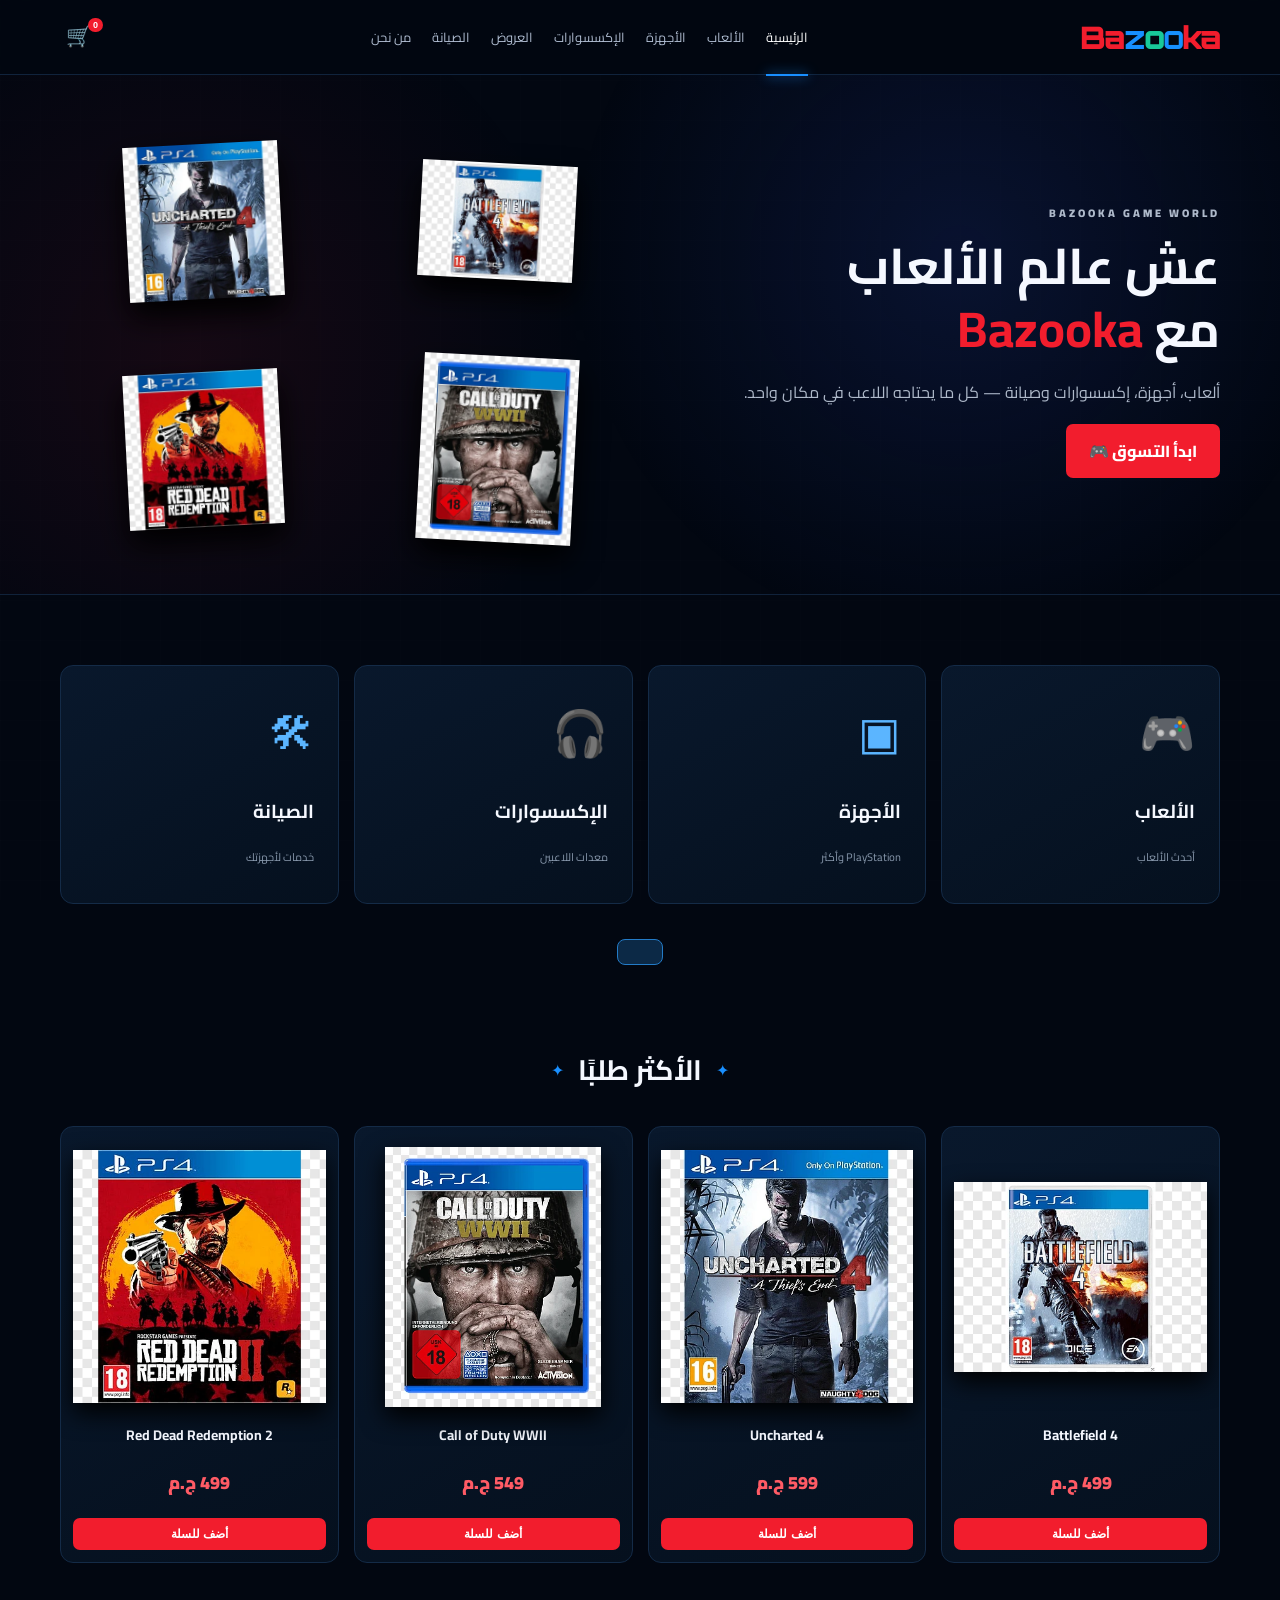
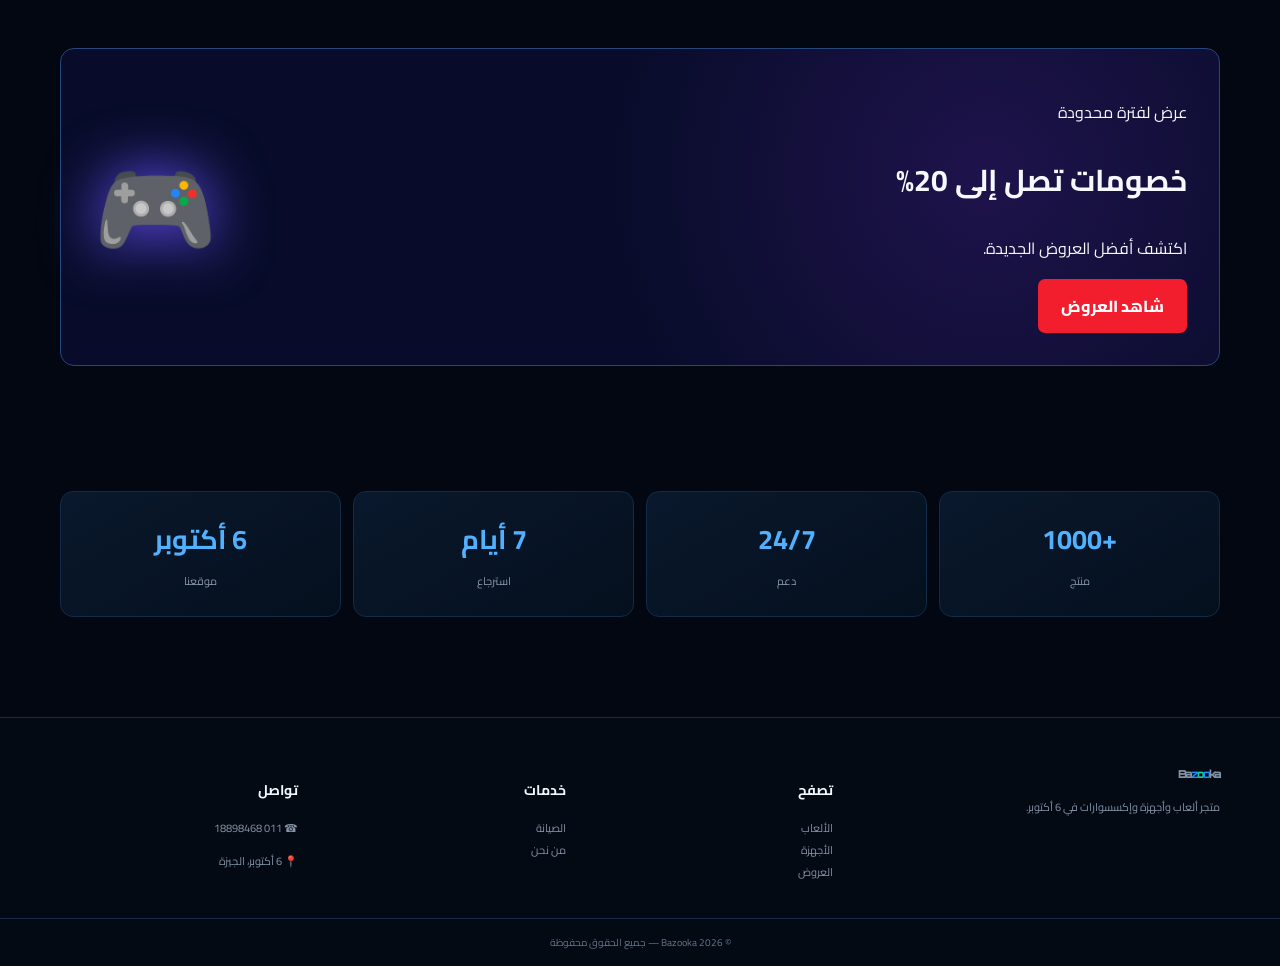
<file: index.html>
<!doctype html><html lang="ar" dir="rtl"><head><meta charset="utf-8"><meta name="viewport" content="width=device-width,initial-scale=1"><title>الرئيسية | Bazooka</title><link rel="stylesheet" href="style.css"></head><body><header class="header"><div class="nav container"><a class="logo" href="index.html">Ba<b>z</b><i>o</i><b>o</b>ka</a><nav><a class="active" href="index.html">الرئيسية</a><a class="" href="games.html">الألعاب</a><a class="" href="devices.html">الأجهزة</a><a class="" href="accessories.html">الإكسسوارات</a><a class="" href="offers.html">العروض</a><a class="" href="services.html">الصيانة</a><a class="" href="about.html">من نحن</a></nav><div class="icons"><button onclick="openCart()">🛒<b class="count">0</b></button></div></div></header><section class="hero"><div class="container"><div class="reveal"><p class="eyebrow">BAZOOKA GAME WORLD</p><h1>عش عالم الألعاب<br>مع <span>Bazooka</span></h1><p>ألعاب، أجهزة، إكسسوارات وصيانة — كل ما يحتاجه اللاعب في مكان واحد.</p><a class="primary" href="games.html">ابدأ التسوق 🎮</a></div><div class="hero-games reveal"><img src="assets/battlefield4.png" alt="Battlefield 4"><img src="assets/uncharted4.png" alt="Uncharted 4"><img src="assets/cod-wwii.png" alt="Call of Duty WWII"><img src="assets/red-dead-2.png" alt="Red Dead Redemption 2"></div></div></section><section class="section container"><div class="grid4"><a class="cat reveal" href="games.html"><i>🎮</i><h3>الألعاب</h3><p>أحدث الألعاب</p></a><a class="cat reveal" href="devices.html"><i>▣</i><h3>الأجهزة</h3><p>PlayStation وأكثر</p></a><a class="cat reveal" href="accessories.html"><i>🎧</i><h3>الإكسسوارات</h3><p>معدات اللاعبين</p></a><a class="cat reveal" href="services.html"><i>🛠</i><h3>الصيانة</h3><p>خدمات لأجهزتك</p></a></div></section><section class="section container"><div class="sectiontitle"><span>✦</span><h2>الأكثر طلبًا</h2><span>✦</span></div><div class="grid4"><article class="card game reveal" data-tags="action"><div class="cover"><img src="assets/battlefield4.png" alt="Battlefield 4"></div><h3>Battlefield 4</h3><p class="price">499 ج.م</p><button onclick="add('Battlefield 4',499)">أضف للسلة</button></article><article class="card game reveal" data-tags="action story"><div class="cover"><img src="assets/uncharted4.png" alt="Uncharted 4"></div><h3>Uncharted 4</h3><p class="price">599 ج.م</p><button onclick="add('Uncharted 4',599)">أضف للسلة</button></article><article class="card game reveal" data-tags="action"><div class="cover"><img src="assets/cod-wwii.png" alt="Call of Duty WWII"></div><h3>Call of Duty WWII</h3><p class="price">549 ج.م</p><button onclick="add('Call of Duty WWII',549)">أضف للسلة</button></article><article class="card game reveal" data-tags="action story"><div class="cover"><img src="assets/red-dead-2.png" alt="Red Dead Redemption 2"></div><h3>Red Dead Redemption 2</h3><p class="price">499 ج.م</p><button onclick="add('Red Dead Redemption 2',499)">أضف للسلة</button></article></div></section><div class="banner container reveal"><div><p>عرض لفترة محدودة</p><h2>خصومات تصل إلى 20%</h2><p>اكتشف أفضل العروض الجديدة.</p><a class="primary" href="offers.html">شاهد العروض</a></div><div class="art">🎮</div></div><section class="section container"><div class="stats"><div class="stat reveal"><strong>+1000</strong><span>منتج</span></div><div class="stat reveal"><strong>24/7</strong><span>دعم</span></div><div class="stat reveal"><strong>7 أيام</strong><span>استرجاع</span></div><div class="stat reveal"><strong>6 أكتوبر</strong><span>موقعنا</span></div></div></section><footer><div class="foot container"><div><a class="logo" href="index.html">Ba<b>z</b><i>o</i><b>o</b>ka</a><p>متجر ألعاب وأجهزة وإكسسوارات في 6 أكتوبر.</p></div><div><h3>تصفح</h3><a href="games.html">الألعاب</a><a href="devices.html">الأجهزة</a><a href="offers.html">العروض</a></div><div><h3>خدمات</h3><a href="services.html">الصيانة</a><a href="about.html">من نحن</a></div><div><h3>تواصل</h3><p>☎ 011 18898468</p><p>📍 6 أكتوبر، الجيزة</p></div></div><div class="copy">© 2026 Bazooka — جميع الحقوق محفوظة</div></footer><div class="toast" id="toast"></div><div class="modal" id="modal"><div class="box"><div class="boxhead"><h2>سلة التسوق</h2><button class="close" onclick="closeCart()">×</button></div><div id="list"></div></div></div><script src="script.js"></script></body></html>
</file>
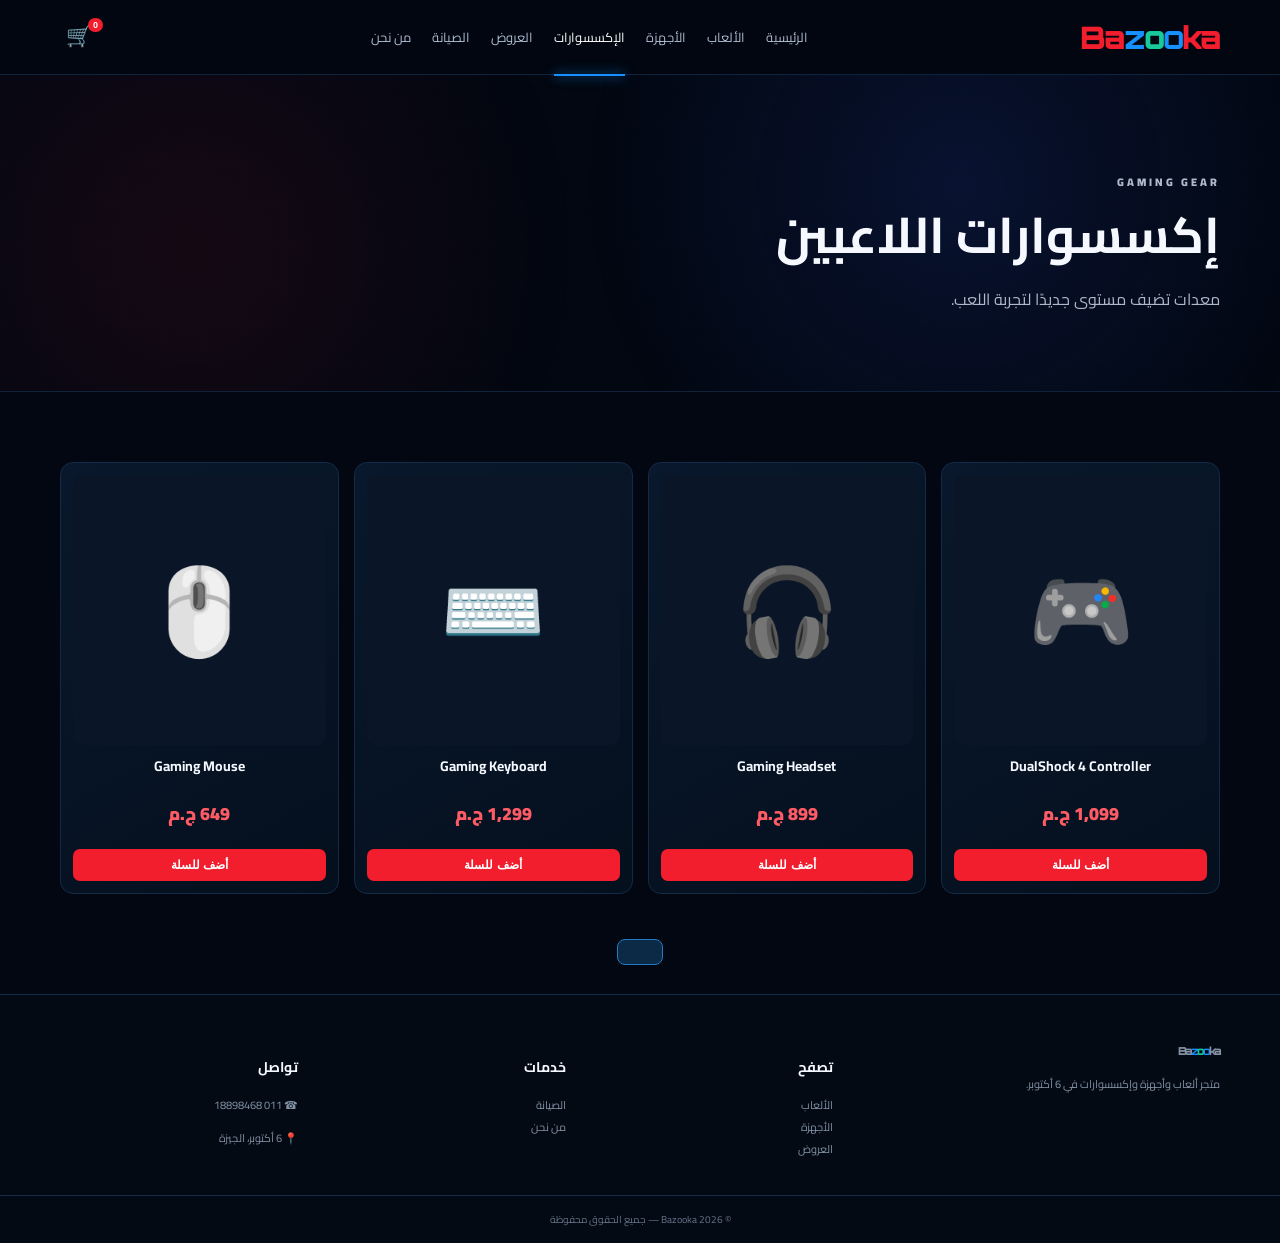
<file: accessories.html>
<!doctype html><html lang="ar" dir="rtl"><head><meta charset="utf-8"><meta name="viewport" content="width=device-width,initial-scale=1"><title>الإكسسوارات | Bazooka</title><link rel="stylesheet" href="style.css"></head><body><header class="header"><div class="nav container"><a class="logo" href="index.html">Ba<b>z</b><i>o</i><b>o</b>ka</a><nav><a class="" href="index.html">الرئيسية</a><a class="" href="games.html">الألعاب</a><a class="" href="devices.html">الأجهزة</a><a class="active" href="accessories.html">الإكسسوارات</a><a class="" href="offers.html">العروض</a><a class="" href="services.html">الصيانة</a><a class="" href="about.html">من نحن</a></nav><div class="icons"><button onclick="openCart()">🛒<b class="count">0</b></button></div></div></header><section class="pagehero"><div class="container reveal"><p class="eyebrow">GAMING GEAR</p><h1>إكسسوارات اللاعبين</h1><p>معدات تضيف مستوى جديدًا لتجربة اللعب.</p></div></section><section class="section container"><div class="grid4"><article class="card reveal"><div style="height:270px;display:flex;align-items:center;justify-content:center;font-size:85px;background:#0a1627;border-radius:9px">🎮</div><h3>DualShock 4 Controller</h3><p class="price">1,099 ج.م</p><button onclick="add('DualShock 4 Controller',1099)">أضف للسلة</button></article><article class="card reveal"><div style="height:270px;display:flex;align-items:center;justify-content:center;font-size:85px;background:#0a1627;border-radius:9px">🎧</div><h3>Gaming Headset</h3><p class="price">899 ج.م</p><button onclick="add('Gaming Headset',899)">أضف للسلة</button></article><article class="card reveal"><div style="height:270px;display:flex;align-items:center;justify-content:center;font-size:85px;background:#0a1627;border-radius:9px">⌨️</div><h3>Gaming Keyboard</h3><p class="price">1,299 ج.م</p><button onclick="add('Gaming Keyboard',1299)">أضف للسلة</button></article><article class="card reveal"><div style="height:270px;display:flex;align-items:center;justify-content:center;font-size:85px;background:#0a1627;border-radius:9px">🖱️</div><h3>Gaming Mouse</h3><p class="price">649 ج.م</p><button onclick="add('Gaming Mouse',649)">أضف للسلة</button></article></div></section><footer><div class="foot container"><div><a class="logo" href="index.html">Ba<b>z</b><i>o</i><b>o</b>ka</a><p>متجر ألعاب وأجهزة وإكسسوارات في 6 أكتوبر.</p></div><div><h3>تصفح</h3><a href="games.html">الألعاب</a><a href="devices.html">الأجهزة</a><a href="offers.html">العروض</a></div><div><h3>خدمات</h3><a href="services.html">الصيانة</a><a href="about.html">من نحن</a></div><div><h3>تواصل</h3><p>☎ 011 18898468</p><p>📍 6 أكتوبر، الجيزة</p></div></div><div class="copy">© 2026 Bazooka — جميع الحقوق محفوظة</div></footer><div class="toast" id="toast"></div><div class="modal" id="modal"><div class="box"><div class="boxhead"><h2>سلة التسوق</h2><button class="close" onclick="closeCart()">×</button></div><div id="list"></div></div></div><script src="script.js"></script></body></html>
</file>
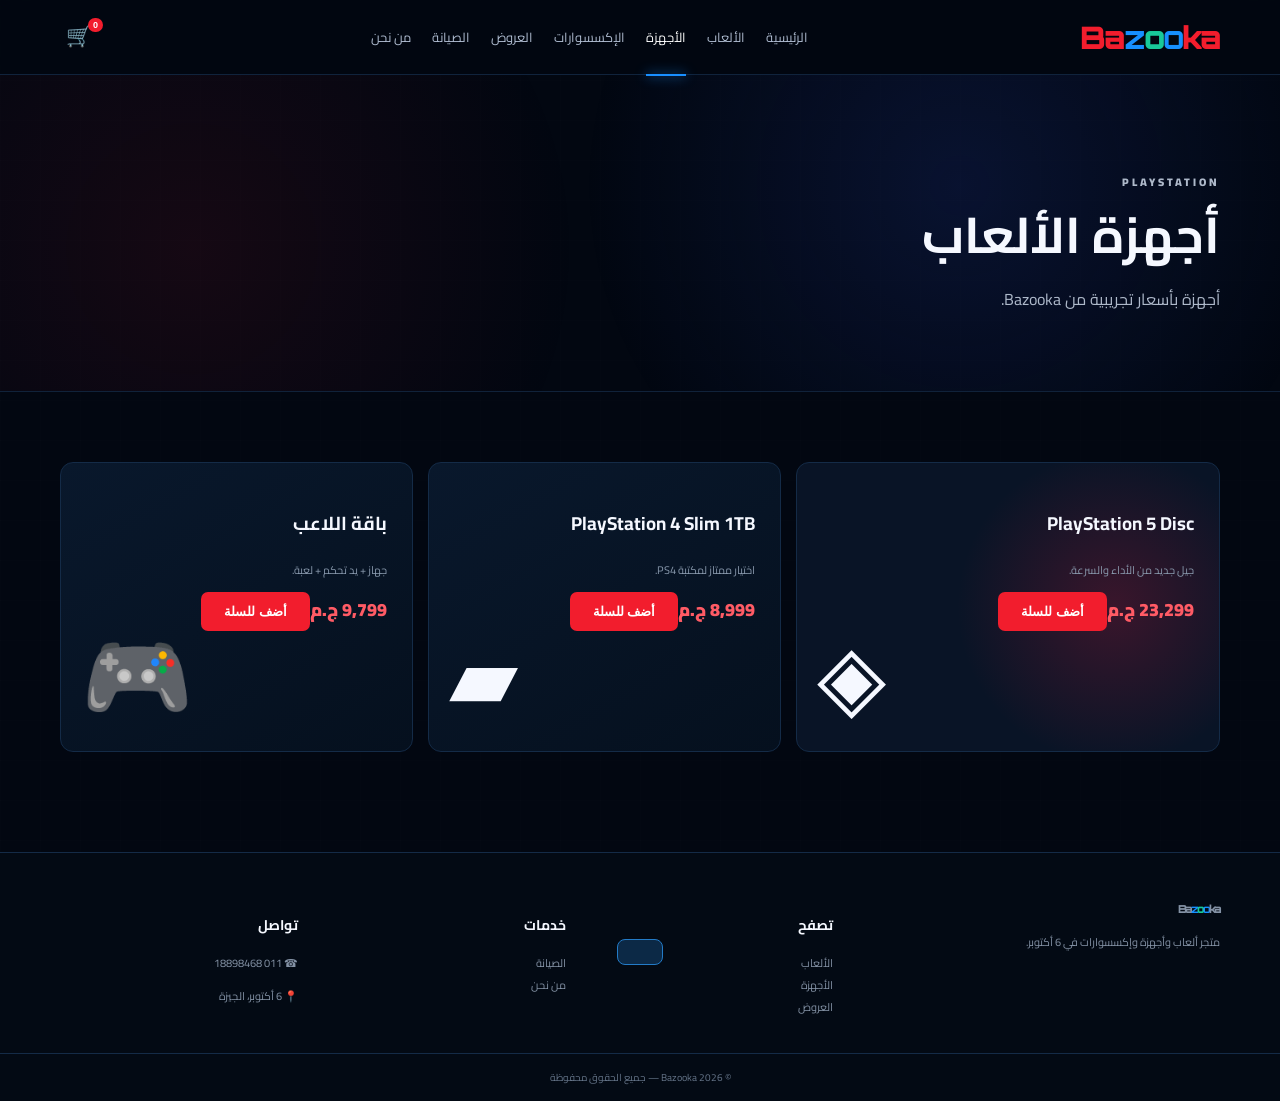
<file: devices.html>
<!doctype html><html lang="ar" dir="rtl"><head><meta charset="utf-8"><meta name="viewport" content="width=device-width,initial-scale=1"><title>الأجهزة | Bazooka</title><link rel="stylesheet" href="style.css"></head><body><header class="header"><div class="nav container"><a class="logo" href="index.html">Ba<b>z</b><i>o</i><b>o</b>ka</a><nav><a class="" href="index.html">الرئيسية</a><a class="" href="games.html">الألعاب</a><a class="active" href="devices.html">الأجهزة</a><a class="" href="accessories.html">الإكسسوارات</a><a class="" href="offers.html">العروض</a><a class="" href="services.html">الصيانة</a><a class="" href="about.html">من نحن</a></nav><div class="icons"><button onclick="openCart()">🛒<b class="count">0</b></button></div></div></header><section class="pagehero"><div class="container reveal"><p class="eyebrow">PLAYSTATION</p><h1>أجهزة الألعاب</h1><p>أجهزة بأسعار تجريبية من Bazooka.</p></div></section><section class="section container"><div class="offers"><div class="offer big reveal"><h3>PlayStation 5 Disc</h3><p>جيل جديد من الأداء والسرعة.</p><strong class="price">23,299 ج.م</strong><div class="visual">◈</div><button class="primary" onclick="add('PlayStation 5 Disc',23299)">أضف للسلة</button></div><div class="offer reveal"><h3>PlayStation 4 Slim 1TB</h3><p>اختيار ممتاز لمكتبة PS4.</p><strong class="price">8,999 ج.م</strong><div class="visual">▰</div><button class="primary" onclick="add('PS4 Slim 1TB',8999)">أضف للسلة</button></div><div class="offer reveal"><h3>باقة اللاعب</h3><p>جهاز + يد تحكم + لعبة.</p><strong class="price">9,799 ج.م</strong><div class="visual">🎮</div><button class="primary" onclick="add('باقة اللاعب',9799)">أضف للسلة</button></div></div></section><footer><div class="foot container"><div><a class="logo" href="index.html">Ba<b>z</b><i>o</i><b>o</b>ka</a><p>متجر ألعاب وأجهزة وإكسسوارات في 6 أكتوبر.</p></div><div><h3>تصفح</h3><a href="games.html">الألعاب</a><a href="devices.html">الأجهزة</a><a href="offers.html">العروض</a></div><div><h3>خدمات</h3><a href="services.html">الصيانة</a><a href="about.html">من نحن</a></div><div><h3>تواصل</h3><p>☎ 011 18898468</p><p>📍 6 أكتوبر، الجيزة</p></div></div><div class="copy">© 2026 Bazooka — جميع الحقوق محفوظة</div></footer><div class="toast" id="toast"></div><div class="modal" id="modal"><div class="box"><div class="boxhead"><h2>سلة التسوق</h2><button class="close" onclick="closeCart()">×</button></div><div id="list"></div></div></div><script src="script.js"></script></body></html>
</file>
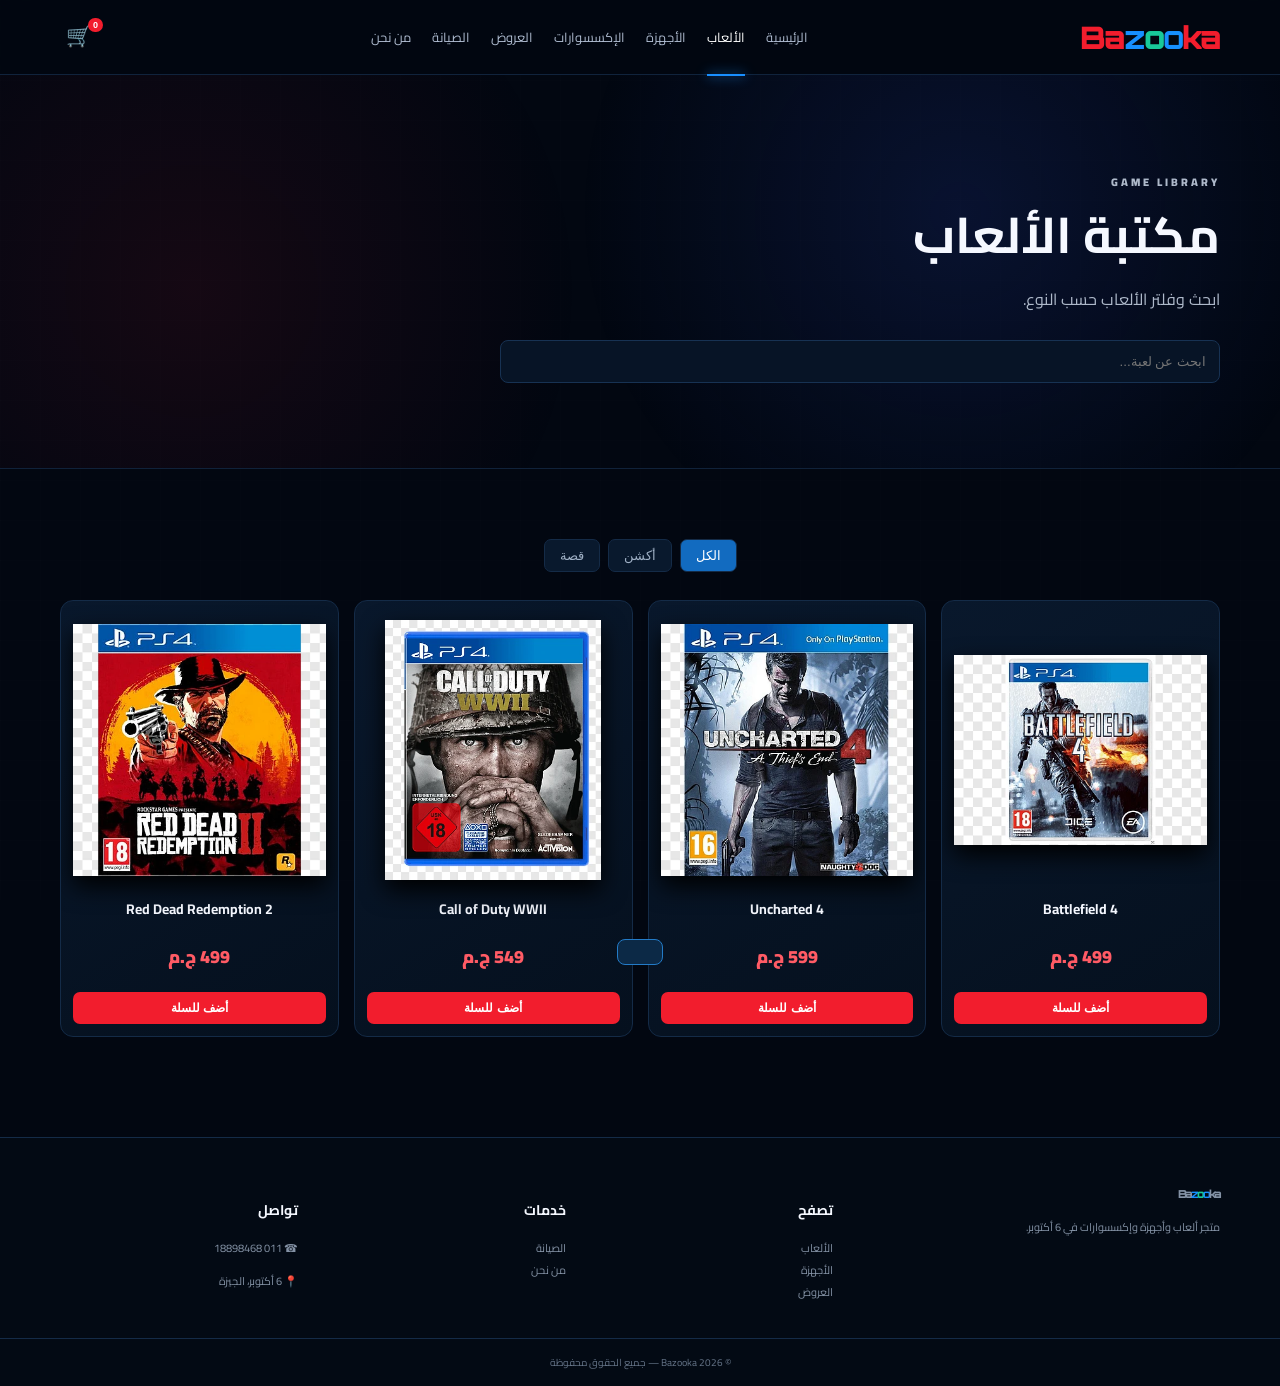
<file: games.html>
<!doctype html><html lang="ar" dir="rtl"><head><meta charset="utf-8"><meta name="viewport" content="width=device-width,initial-scale=1"><title>الألعاب | Bazooka</title><link rel="stylesheet" href="style.css"></head><body><header class="header"><div class="nav container"><a class="logo" href="index.html">Ba<b>z</b><i>o</i><b>o</b>ka</a><nav><a class="" href="index.html">الرئيسية</a><a class="active" href="games.html">الألعاب</a><a class="" href="devices.html">الأجهزة</a><a class="" href="accessories.html">الإكسسوارات</a><a class="" href="offers.html">العروض</a><a class="" href="services.html">الصيانة</a><a class="" href="about.html">من نحن</a></nav><div class="icons"><button onclick="openCart()">🛒<b class="count">0</b></button></div></div></header><section class="pagehero"><div class="container reveal"><p class="eyebrow">GAME LIBRARY</p><h1>مكتبة الألعاب</h1><p>ابحث وفلتر الألعاب حسب النوع.</p><div class="search"><input id="q" oninput="filterGames()" placeholder="ابحث عن لعبة..."></div></div></section><section class="section container"><div class="filters"><button class="active" onclick="setF(this,'all')">الكل</button><button onclick="setF(this,'action')">أكشن</button><button onclick="setF(this,'story')">قصة</button></div><div class="grid4" id="games"><article class="card game reveal" data-tags="action"><div class="cover"><img src="assets/battlefield4.png" alt="Battlefield 4"></div><h3>Battlefield 4</h3><p class="price">499 ج.م</p><button onclick="add('Battlefield 4',499)">أضف للسلة</button></article><article class="card game reveal" data-tags="action story"><div class="cover"><img src="assets/uncharted4.png" alt="Uncharted 4"></div><h3>Uncharted 4</h3><p class="price">599 ج.م</p><button onclick="add('Uncharted 4',599)">أضف للسلة</button></article><article class="card game reveal" data-tags="action"><div class="cover"><img src="assets/cod-wwii.png" alt="Call of Duty WWII"></div><h3>Call of Duty WWII</h3><p class="price">549 ج.م</p><button onclick="add('Call of Duty WWII',549)">أضف للسلة</button></article><article class="card game reveal" data-tags="action story"><div class="cover"><img src="assets/red-dead-2.png" alt="Red Dead Redemption 2"></div><h3>Red Dead Redemption 2</h3><p class="price">499 ج.م</p><button onclick="add('Red Dead Redemption 2',499)">أضف للسلة</button></article></div></section><footer><div class="foot container"><div><a class="logo" href="index.html">Ba<b>z</b><i>o</i><b>o</b>ka</a><p>متجر ألعاب وأجهزة وإكسسوارات في 6 أكتوبر.</p></div><div><h3>تصفح</h3><a href="games.html">الألعاب</a><a href="devices.html">الأجهزة</a><a href="offers.html">العروض</a></div><div><h3>خدمات</h3><a href="services.html">الصيانة</a><a href="about.html">من نحن</a></div><div><h3>تواصل</h3><p>☎ 011 18898468</p><p>📍 6 أكتوبر، الجيزة</p></div></div><div class="copy">© 2026 Bazooka — جميع الحقوق محفوظة</div></footer><div class="toast" id="toast"></div><div class="modal" id="modal"><div class="box"><div class="boxhead"><h2>سلة التسوق</h2><button class="close" onclick="closeCart()">×</button></div><div id="list"></div></div></div><script src="script.js"></script><script>let f="all";function setF(b,x){f=x;document.querySelectorAll(".filters button").forEach(z=>z.classList.remove("active"));b.classList.add("active");filterGames()}function filterGames(){let q=(document.getElementById("q").value||"").toLowerCase();document.querySelectorAll(".game").forEach(x=>x.style.display=(f==="all"||x.dataset.tags.includes(f))&&x.innerText.toLowerCase().includes(q)?"block":"none")}</script></body></html>
</file>
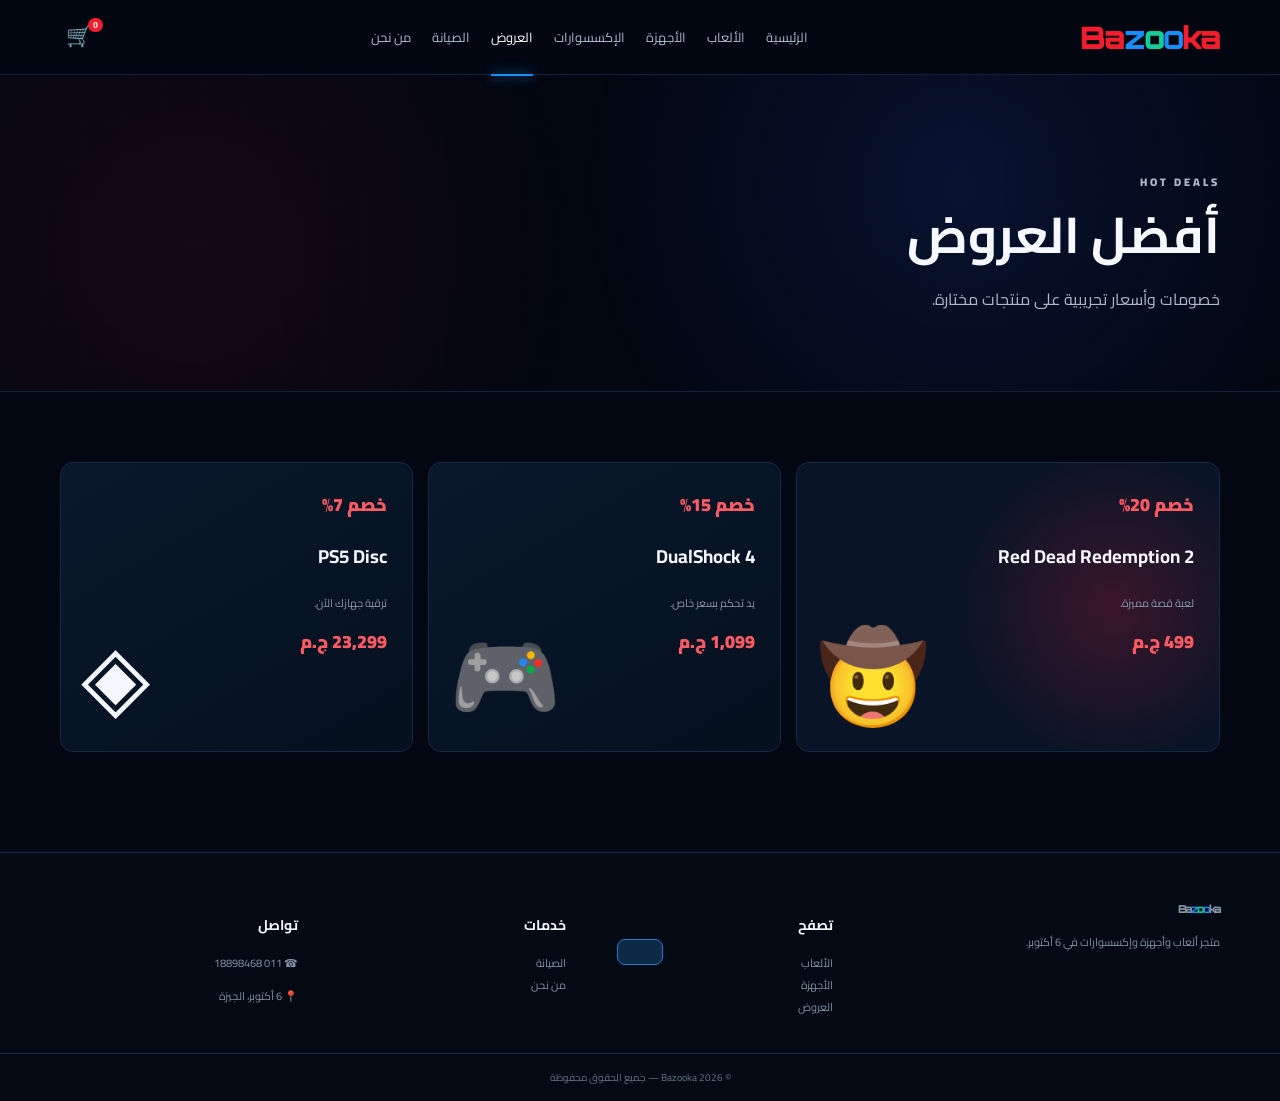
<file: offers.html>
<!doctype html><html lang="ar" dir="rtl"><head><meta charset="utf-8"><meta name="viewport" content="width=device-width,initial-scale=1"><title>العروض | Bazooka</title><link rel="stylesheet" href="style.css"></head><body><header class="header"><div class="nav container"><a class="logo" href="index.html">Ba<b>z</b><i>o</i><b>o</b>ka</a><nav><a class="" href="index.html">الرئيسية</a><a class="" href="games.html">الألعاب</a><a class="" href="devices.html">الأجهزة</a><a class="" href="accessories.html">الإكسسوارات</a><a class="active" href="offers.html">العروض</a><a class="" href="services.html">الصيانة</a><a class="" href="about.html">من نحن</a></nav><div class="icons"><button onclick="openCart()">🛒<b class="count">0</b></button></div></div></header><section class="pagehero"><div class="container reveal"><p class="eyebrow">HOT DEALS</p><h1>أفضل العروض</h1><p>خصومات وأسعار تجريبية على منتجات مختارة.</p></div></section><section class="section container"><div class="offers"><div class="offer big reveal"><span class="price">خصم 20%</span><h3>Red Dead Redemption 2</h3><p>لعبة قصة مميزة.</p><strong class="price">499 ج.م</strong><div class="visual">🤠</div></div><div class="offer reveal"><span class="price">خصم 15%</span><h3>DualShock 4</h3><p>يد تحكم بسعر خاص.</p><strong class="price">1,099 ج.م</strong><div class="visual">🎮</div></div><div class="offer reveal"><span class="price">خصم 7%</span><h3>PS5 Disc</h3><p>ترقية جهازك الآن.</p><strong class="price">23,299 ج.م</strong><div class="visual">◈</div></div></div></section><footer><div class="foot container"><div><a class="logo" href="index.html">Ba<b>z</b><i>o</i><b>o</b>ka</a><p>متجر ألعاب وأجهزة وإكسسوارات في 6 أكتوبر.</p></div><div><h3>تصفح</h3><a href="games.html">الألعاب</a><a href="devices.html">الأجهزة</a><a href="offers.html">العروض</a></div><div><h3>خدمات</h3><a href="services.html">الصيانة</a><a href="about.html">من نحن</a></div><div><h3>تواصل</h3><p>☎ 011 18898468</p><p>📍 6 أكتوبر، الجيزة</p></div></div><div class="copy">© 2026 Bazooka — جميع الحقوق محفوظة</div></footer><div class="toast" id="toast"></div><div class="modal" id="modal"><div class="box"><div class="boxhead"><h2>سلة التسوق</h2><button class="close" onclick="closeCart()">×</button></div><div id="list"></div></div></div><script src="script.js"></script></body></html>
</file>
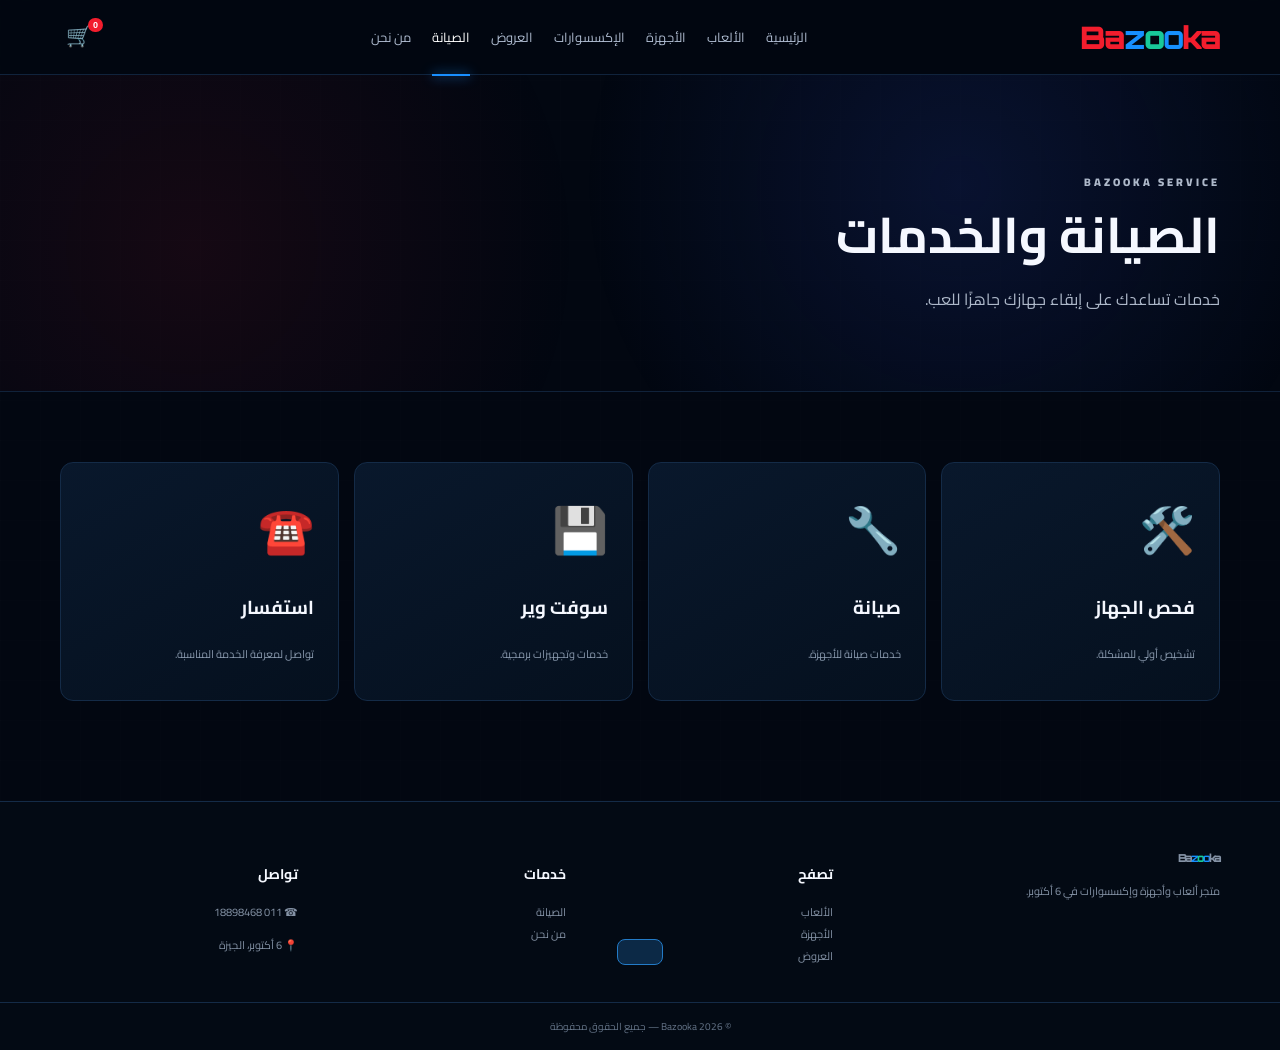
<file: services.html>
<!doctype html><html lang="ar" dir="rtl"><head><meta charset="utf-8"><meta name="viewport" content="width=device-width,initial-scale=1"><title>الصيانة | Bazooka</title><link rel="stylesheet" href="style.css"></head><body><header class="header"><div class="nav container"><a class="logo" href="index.html">Ba<b>z</b><i>o</i><b>o</b>ka</a><nav><a class="" href="index.html">الرئيسية</a><a class="" href="games.html">الألعاب</a><a class="" href="devices.html">الأجهزة</a><a class="" href="accessories.html">الإكسسوارات</a><a class="" href="offers.html">العروض</a><a class="active" href="services.html">الصيانة</a><a class="" href="about.html">من نحن</a></nav><div class="icons"><button onclick="openCart()">🛒<b class="count">0</b></button></div></div></header><section class="pagehero"><div class="container reveal"><p class="eyebrow">BAZOOKA SERVICE</p><h1>الصيانة والخدمات</h1><p>خدمات تساعدك على إبقاء جهازك جاهزًا للعب.</p></div></section><section class="section container"><div class="grid4"><div class="cat reveal"><i>🛠️</i><h3>فحص الجهاز</h3><p>تشخيص أولي للمشكلة.</p></div><div class="cat reveal"><i>🔧</i><h3>صيانة</h3><p>خدمات صيانة للأجهزة.</p></div><div class="cat reveal"><i>💾</i><h3>سوفت وير</h3><p>خدمات وتجهيزات برمجية.</p></div><div class="cat reveal"><i>☎️</i><h3>استفسار</h3><p>تواصل لمعرفة الخدمة المناسبة.</p></div></div></section><footer><div class="foot container"><div><a class="logo" href="index.html">Ba<b>z</b><i>o</i><b>o</b>ka</a><p>متجر ألعاب وأجهزة وإكسسوارات في 6 أكتوبر.</p></div><div><h3>تصفح</h3><a href="games.html">الألعاب</a><a href="devices.html">الأجهزة</a><a href="offers.html">العروض</a></div><div><h3>خدمات</h3><a href="services.html">الصيانة</a><a href="about.html">من نحن</a></div><div><h3>تواصل</h3><p>☎ 011 18898468</p><p>📍 6 أكتوبر، الجيزة</p></div></div><div class="copy">© 2026 Bazooka — جميع الحقوق محفوظة</div></footer><div class="toast" id="toast"></div><div class="modal" id="modal"><div class="box"><div class="boxhead"><h2>سلة التسوق</h2><button class="close" onclick="closeCart()">×</button></div><div id="list"></div></div></div><script src="script.js"></script></body></html>
</file>
<file: style.css>
@import url('https://fonts.googleapis.com/css2?family=Cairo:wght@400;600;700;800;900&family=Orbitron:wght@700;900&display=swap');
:root{--bg:#020711;--panel:#071426;--line:#142b47;--text:#f5f8ff;--muted:#8999ad;--blue:#198fff;--red:#f21d2d}
*{box-sizing:border-box}html{scroll-behavior:smooth}body{margin:0;background:var(--bg);color:var(--text);font-family:Cairo,Arial;overflow-x:hidden}a{text-decoration:none;color:inherit}.container{width:min(1160px,92%);margin:auto}
body:before{content:'';position:fixed;inset:0;z-index:-2;opacity:.13;background:linear-gradient(#fff1 1px,transparent 1px),linear-gradient(90deg,#fff1 1px,transparent 1px);background-size:40px 40px}
.header{position:sticky;top:0;z-index:50;background:#020711df;backdrop-filter:blur(16px);border-bottom:1px solid #10233c}.nav{height:74px;display:flex;align-items:center;gap:25px}.logo{font:900 31px Orbitron;color:#f21d2d;letter-spacing:-2px}.logo b{color:#168fff}.logo i{color:#18c99a;font-style:normal}nav{display:flex;justify-content:center;gap:21px;flex:1}nav a{font-size:13px;color:#aebbd0;position:relative}nav a:hover,nav a.active{color:#fff}nav a.active:after{content:'';position:absolute;bottom:-27px;left:0;right:0;height:2px;background:var(--blue);box-shadow:0 0 12px var(--blue)}
.icons button{background:none;border:0;color:#69b9ff;font-size:21px;cursor:pointer;position:relative}.count{position:absolute;top:-5px;right:-5px;background:var(--red);color:#fff;border-radius:9px;padding:2px 5px;font:800 9px Arial}
.hero,.pagehero{background:radial-gradient(circle at 75% 35%,#182c7550,transparent 38%),radial-gradient(circle at 15% 55%,#e21d3217,transparent 35%);border-bottom:1px solid #10223a}.hero{min-height:520px;display:flex;align-items:center}.hero .container{display:grid;grid-template-columns:1fr 1fr;align-items:center}.eyebrow{color:#42d7ff;font-size:11px;font-weight:900;letter-spacing:3px}.hero h1,.pagehero h1{font-size:50px;line-height:1.25;margin:8px 0}.hero h1 span{color:var(--red)}.hero p,.pagehero p{color:#aeb9ca;line-height:2}.primary,.card button{display:inline-block;background:var(--red);color:#fff;border:0;border-radius:7px;padding:12px 23px;font-weight:800;cursor:pointer;transition:.2s}.primary:hover,.card button:hover{transform:translateY(-3px);filter:brightness(1.1);box-shadow:0 12px 30px #f21d2d35}
.hero-games{display:grid;grid-template-columns:1fr 1fr;gap:8px;justify-items:center}.hero-games img{width:155px;height:220px;object-fit:contain;filter:drop-shadow(0 15px 15px #000);transition:.3s}.hero-games img:nth-child(odd){transform:rotate(3deg)}.hero-games img:nth-child(even){transform:rotate(-3deg)}.hero-games img:hover{transform:scale(1.07) rotate(0)}
.pagehero{padding:85px 0 60px}.section{padding:70px 0}.sectiontitle{display:flex;justify-content:center;align-items:center;gap:14px;margin-bottom:30px}.sectiontitle h2{margin:0;font-size:28px}.sectiontitle span{color:var(--blue)}
.grid4{display:grid;grid-template-columns:repeat(4,1fr);gap:15px}.cat,.card,.offer,.stat{background:linear-gradient(150deg,#09182c,#05101e);border:1px solid var(--line);border-radius:13px}.cat{padding:24px;min-height:180px;transition:.3s}.cat:hover{transform:translateY(-7px);border-color:#2589d5}.cat i{font-style:normal;font-size:45px;color:#5bb5ff}.cat p,.offer p{color:var(--muted);font-size:11px;line-height:1.9}
.card{padding:12px;text-align:center;position:relative;overflow:hidden;transition:.3s}.card:hover{transform:translateY(-7px);box-shadow:0 20px 50px #0009;border-color:#216da5}.cover{height:275px;display:flex;justify-content:center;align-items:center}.cover img{height:260px;width:100%;object-fit:contain;filter:drop-shadow(0 10px 12px #000);transition:.3s}.card:hover img{transform:scale(1.04)}.card h3{font-size:14px;margin:8px}.price{color:#ff5b65;font-weight:900;font-size:18px}.card button{width:100%;padding:9px;font-size:12px}.badge{position:absolute;top:10px;right:10px;background:var(--red);padding:4px 9px;border-radius:5px;font-size:10px;font-weight:800}
.banner{margin:15px auto 55px;padding:32px;border:1px solid #27477a;border-radius:14px;background:radial-gradient(circle at 80% 40%,#5b26a844,transparent 40%),#080c2a;display:flex;align-items:center;justify-content:space-between}.banner h2{font-size:30px}.art{font-size:100px;filter:drop-shadow(0 0 30px #6a52ff)}
.stats{display:grid;grid-template-columns:repeat(4,1fr);gap:12px}.stat{text-align:center;padding:22px}.stat strong{display:block;font-size:27px;color:#52b1ff}.stat span{color:var(--muted);font-size:11px}
.offers{display:grid;grid-template-columns:1.2fr 1fr 1fr;gap:15px}.offer{padding:25px;min-height:290px;position:relative;overflow:hidden}.offer.big{background:radial-gradient(circle at 75%,#d51b3c3d,transparent 45%),#091426}.visual{font-size:90px;position:absolute;bottom:-8px;left:20px}
.search{display:flex;max-width:720px;margin:25px 0}.search input{flex:1;background:#071426;border:1px solid #173253;border-radius:8px;padding:13px;color:#fff;outline:0}.filters{display:flex;justify-content:center;gap:8px;margin-bottom:28px;flex-wrap:wrap}.filters button{background:#09192d;border:1px solid var(--line);color:#9eafc4;border-radius:7px;padding:8px 15px;cursor:pointer}.filters button.active{background:#126bc0;color:#fff}
.reveal{opacity:0;transform:translateY(35px);transition:.7s}.reveal.show{opacity:1;transform:none}
footer{margin-top:30px;border-top:1px solid var(--line);padding-top:45px;background:#030a14}.foot{display:grid;grid-template-columns:1.5fr 1fr 1fr 1fr;gap:30px;padding-bottom:35px}.foot p,.foot a{color:#8492a5;font-size:11px;line-height:2;display:block}.foot h3{font-size:14px}.copy{text-align:center;border-top:1px solid var(--line);padding:14px;color:#657488;font-size:10px}
.modal{display:none;position:fixed;inset:0;background:#000b;z-index:80;align-items:center;justify-content:center;padding:20px}.modal.open{display:flex}.box{background:#071426;border:1px solid #214a73;border-radius:14px;width:min(520px,100%);padding:25px}.boxhead{display:flex;justify-content:space-between}.close{background:none;border:0;color:#fff;font-size:25px;cursor:pointer}.item{display:flex;justify-content:space-between;padding:12px 0;border-bottom:1px solid var(--line);font-size:12px}.toast{position:fixed;bottom:25px;left:50%;transform:translate(-50%,90px);background:#0c2946;border:1px solid #237bc7;border-radius:8px;padding:12px 22px;z-index:100;transition:.3s;font-size:12px}.toast.show{transform:translate(-50%,0)}
@media(max-width:850px){nav{display:none}.nav{justify-content:space-between}.hero .container{grid-template-columns:1fr;text-align:center}.hero-games{margin-top:25px}.hero-games img{width:110px;height:155px}.grid4{grid-template-columns:repeat(2,1fr)}.stats{grid-template-columns:repeat(2,1fr)}.offers{grid-template-columns:1fr}.foot{grid-template-columns:1fr 1fr}}
@media(max-width:480px){.hero h1,.pagehero h1{font-size:32px}.grid4{grid-template-columns:1fr 1fr}.cover{height:205px}.cover img{height:195px}.foot{grid-template-columns:1fr}.banner{padding:22px}.art{font-size:60px}}
</file>
